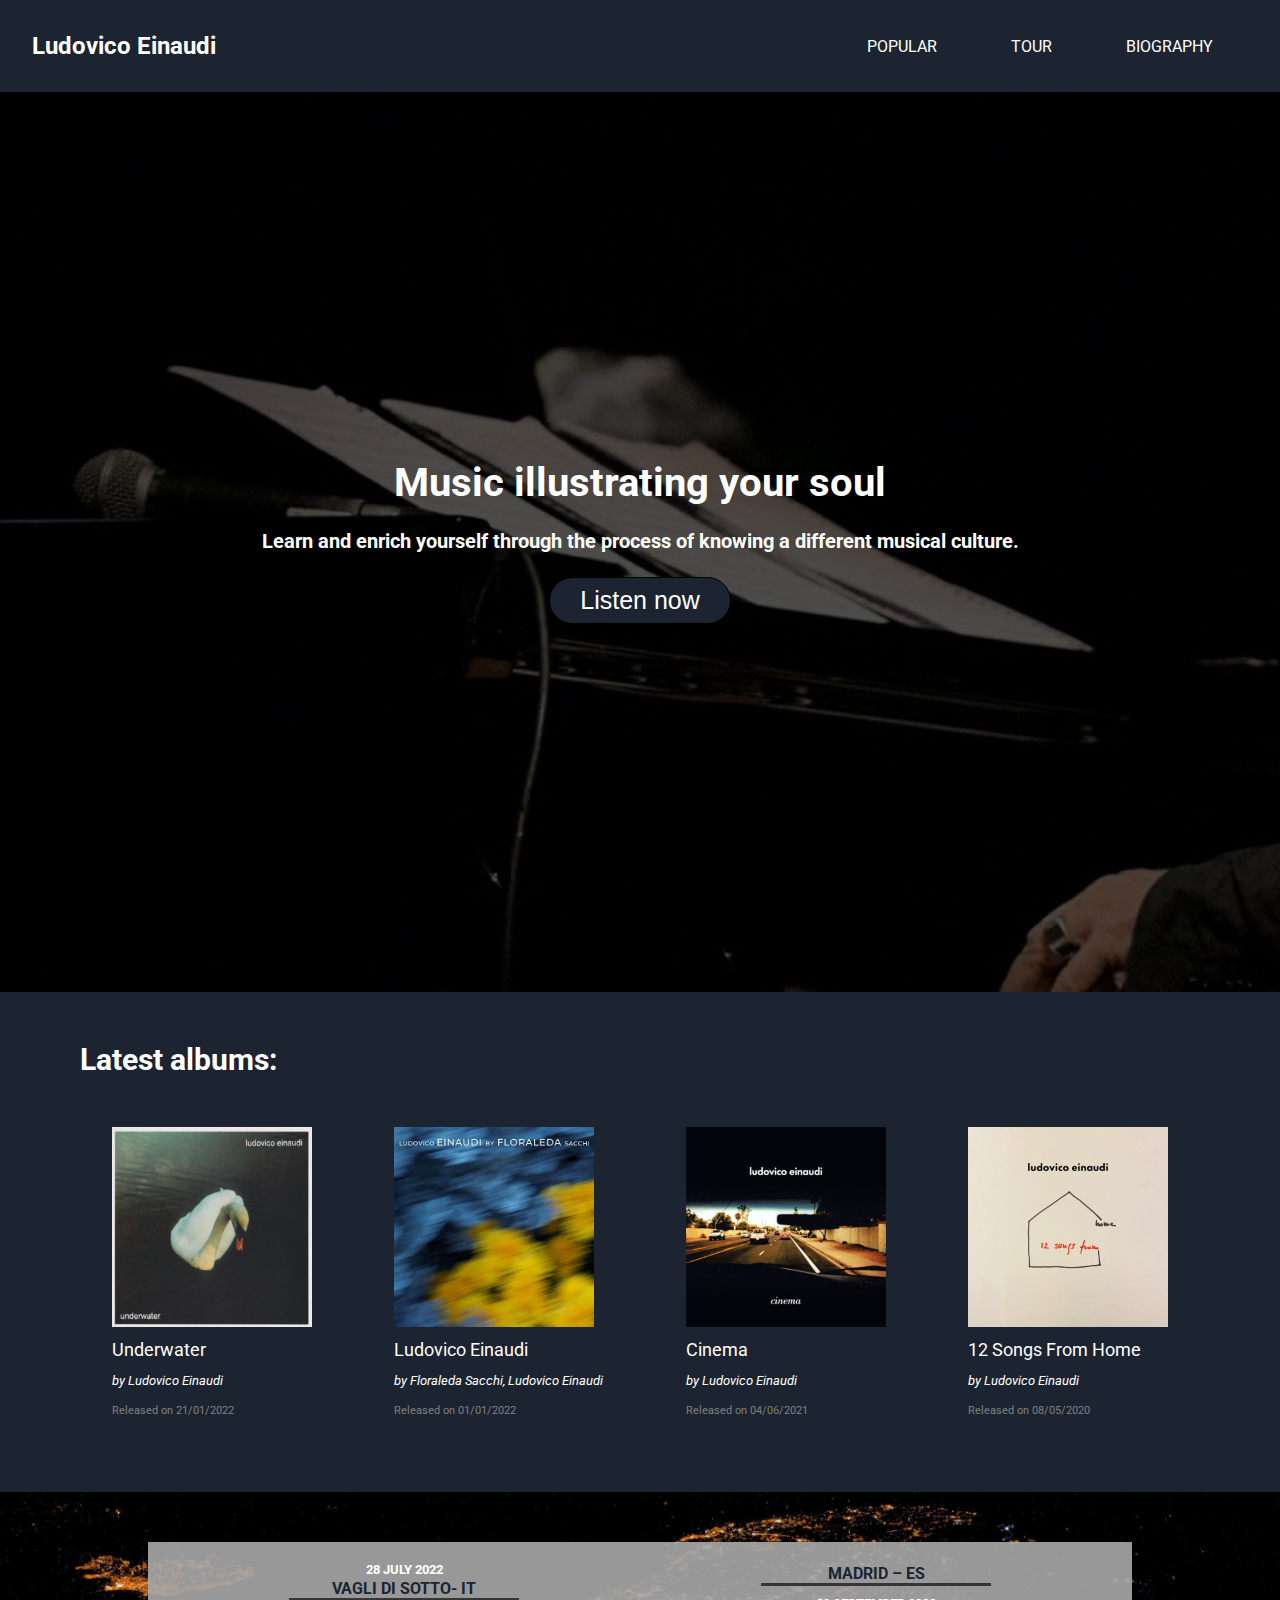
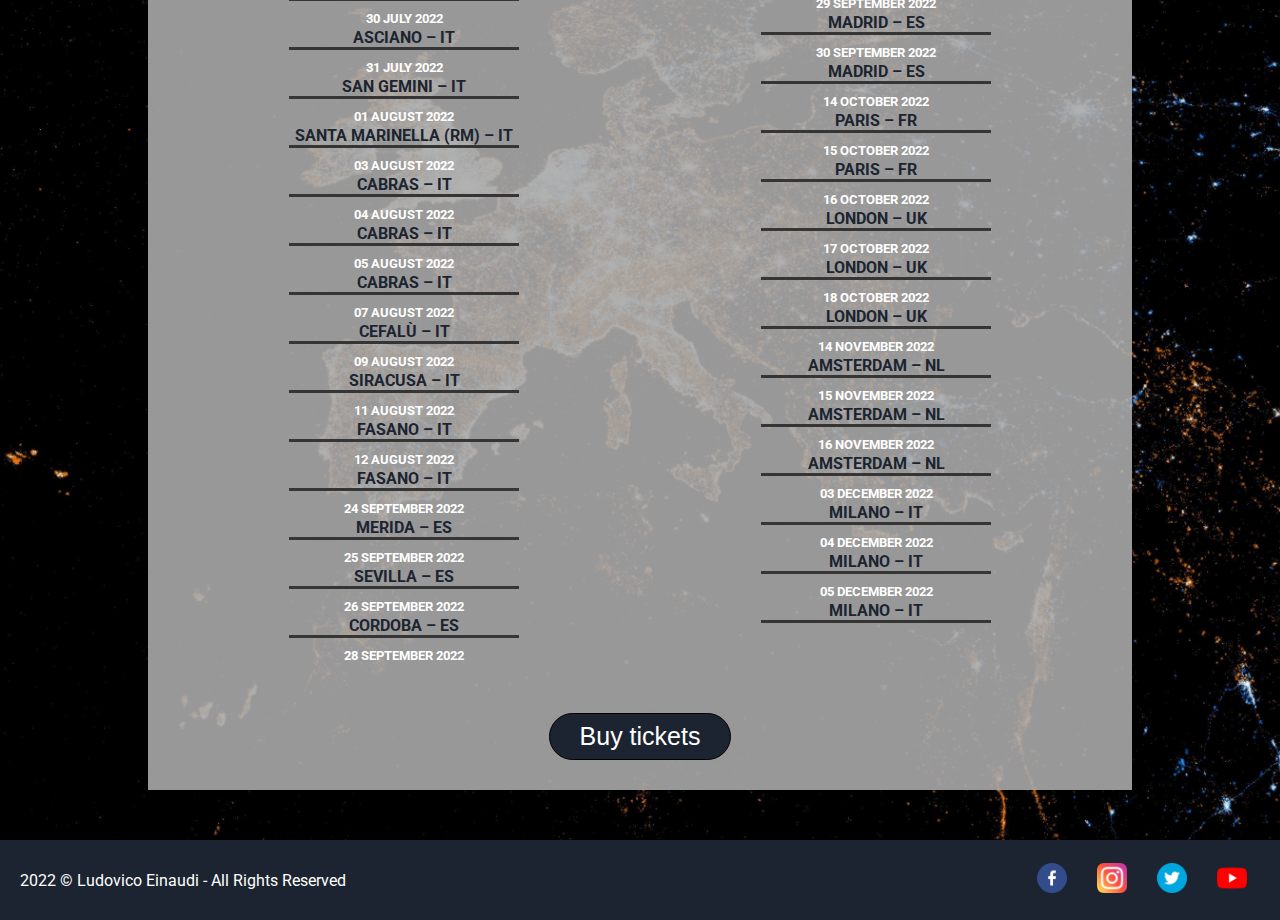
<file: index.html>
<!DOCTYPE html>
<html lang="en">
<head>
    <meta charset="UTF-8">
    <meta http-equiv="X-UA-Compatible" content="IE=edge">
    <meta name="viewport" content="width=device-width, initial-scale=1.0">
    <title>Ludovico Einaudi</title>
    <link rel="stylesheet" href="style.css">
    <link rel="preconnect" href="https://fonts.googleapis.com">
    <link rel="preconnect" href="https://fonts.gstatic.com" crossorigin>
    <link href="https://fonts.googleapis.com/css2?family=Roboto:wght@300&display=swap" rel="stylesheet">
</head>
<body>

        <header class="navbar">
            <div class="container">
                    <a href="index.html" class="logo">Ludovico Einaudi</a>
                <nav>
                    <ul>
                        <li><a href="playlist.html" target="_blank">Popular</a></li>
                        <li><a href="#tour">Tour</a></li>
                        <li><a href="biography.html" target="_blank">Biography</a></li>
                    </ul>
                </nav>
            </div>
        </header>
    
    <main class="main">
        <section class="hero">
            <div class="title-section">
                <h1 id="title">Music illustrating your soul</h1>
                <p id="subtitle">Learn and enrich yourself through the process of knowing a different musical culture.</p>
                <button><a href="playlist.html" target="_blank">Listen now</a></button>
            </div>
        </section>

        <section class="latest-section">
            <h2>Latest albums:</h2>
            <div class="album-list">
                <figure>
                    <img class="album-img" src="images/underwater.jpg" alt="photo of a new album">
                    <figcaption><span class="album-title">Underwater</span><br><span class="m-font"><i>by Ludovico Einaudi</i></span><br><span class="s-font">Released on 21/01/2022</span></figcaption>
                </figure>
                <figure>
                    <img class="album-img" src="images/floraleda.jpg" alt="photo of a new album">
                    <figcaption><span class="album-title">Ludovico Einaudi</span><br><span class="m-font"><i>by Floraleda Sacchi, Ludovico Einaudi</i></span><br><span class="s-font">Released on 01/01/2022</span></figcaption>
                </figure>
                <figure>
                    <img class="album-img" src="images/cinema.jpg" alt="photo of a new album">
                    <figcaption><span class="album-title">Cinema</span><br><span class="m-font"><i>by Ludovico Einaudi</i></span><br><span class="s-font">Released on 04/06/2021</span></figcaption>
                </figure>
                <figure>
                    <img class="album-img" src="images/12-songs.jpg" alt="photo of a new album">
                    <figcaption><span class="album-title">12 Songs From Home</span><br><span class="m-font"><i>by Ludovico Einaudi</i></span><br><span class="s-font">Released on 08/05/2020</span></figcaption>
                </figure>
            </div>
        </section>

        <section id="tour">
            <div class="tour-list">

                <p>28 JULY 2022</p>
                <p class="city">VAGLI DI SOTTO- IT</p>
                
                <p>30 JULY 2022</p>
                <p class="city">ASCIANO – IT</p>
                
                <p>31 JULY 2022</p>
                <p class="city">SAN GEMINI – IT</p>
                
                <p>01 AUGUST 2022</p>
                <p class="city">SANTA MARINELLA (RM) – IT</p>
                
                <p>03 AUGUST 2022</p>
                <p class="city">CABRAS – IT</p>
                
                <p>04 AUGUST 2022</p>
                <p class="city">CABRAS – IT</p>
                
                <p>05 AUGUST 2022</p>
                <p class="city">CABRAS – IT</p>
                
                <p>07 AUGUST 2022</p>
                <p class="city">CEFALÙ – IT</p>
                
                <p>09 AUGUST 2022</p>
                <p class="city">SIRACUSA – IT</p>
                
                <p>11 AUGUST 2022</p>
                <p class="city">FASANO – IT</p>
                
                <p>12 AUGUST 2022</p>
                <p class="city">FASANO – IT</p>
                
                <p>24 SEPTEMBER 2022</p>
                <p class="city">MERIDA – ES</p>
                
                <p>25 SEPTEMBER 2022</p>
                <p class="city">SEVILLA – ES</p>
                
                <p>26 SEPTEMBER 2022</p>
                <p class="city">CORDOBA – ES</p>
                
                <p>28 SEPTEMBER 2022</p>
                <p class="city">MADRID – ES</p>
                
                <p>29 SEPTEMBER 2022</p>
                <p class="city">MADRID – ES</p>
                
                <p>30 SEPTEMBER 2022</p>
                <p class="city">MADRID – ES</p>
                
                <p>14 OCTOBER 2022</p>
                <p class="city">PARIS – FR</p>
                
                <p>15 OCTOBER 2022</p>
                <p class="city">PARIS – FR</p>
                
                <p>16 OCTOBER 2022</p>
                <p class="city">LONDON – UK</p>
                
                <p>17 OCTOBER 2022</p>
                <p class="city">LONDON – UK</p>
                
                <p>18 OCTOBER 2022</p>
                <p class="city">LONDON – UK</p>
                
                <p>14 NOVEMBER 2022</p>
                <p class="city">AMSTERDAM – NL</p>
                
                <p>15 NOVEMBER 2022</p>
                <p class="city">AMSTERDAM – NL</p>
                
                <p>16 NOVEMBER 2022</p>
                <p class="city">AMSTERDAM – NL</p>
                
                <p>03 DECEMBER 2022</p>
                <p class="city">MILANO – IT</p>
                
                <p>04 DECEMBER 2022</p>
                <p class="city">MILANO – IT</p>
                
                <p>05 DECEMBER 2022</p>
                <p class="city">MILANO – IT</p>
            </div>
            <div class="buy-div">
                <button id="buy-tickets"><a href="https://ludovicoeinaudi.com/events/" target="_blank">Buy tickets</a></button>
            </div>
        </section>
    </main>

    <footer>
        <p>2022 © Ludovico Einaudi - All Rights Reserved</p>
        <div class="icons">
            <a href="https://www.facebook.com/ludovicoeinaudi" target="_blank"><img src="images/facebook-icon.png" alt="facebook-icon"></a>
            <a href="https://www.instagram.com/ludovico_einaudi/" target="_blank"><img src="images/instagram-icon.png" alt="instagram-icon"></a>
            <a href="https://twitter.com/LudovicoEinaud" target="_blank"><img src="images/twitter-icon.png" alt="twitter-icon"></a>
            <a href="https://www.youtube.com/user/ludovicoeinaudi" target="_blank"><img src="images/youtube-icon.png" alt="youtube-icon"></a>
        </div>
    </footer>

</body>
</html>
</file>
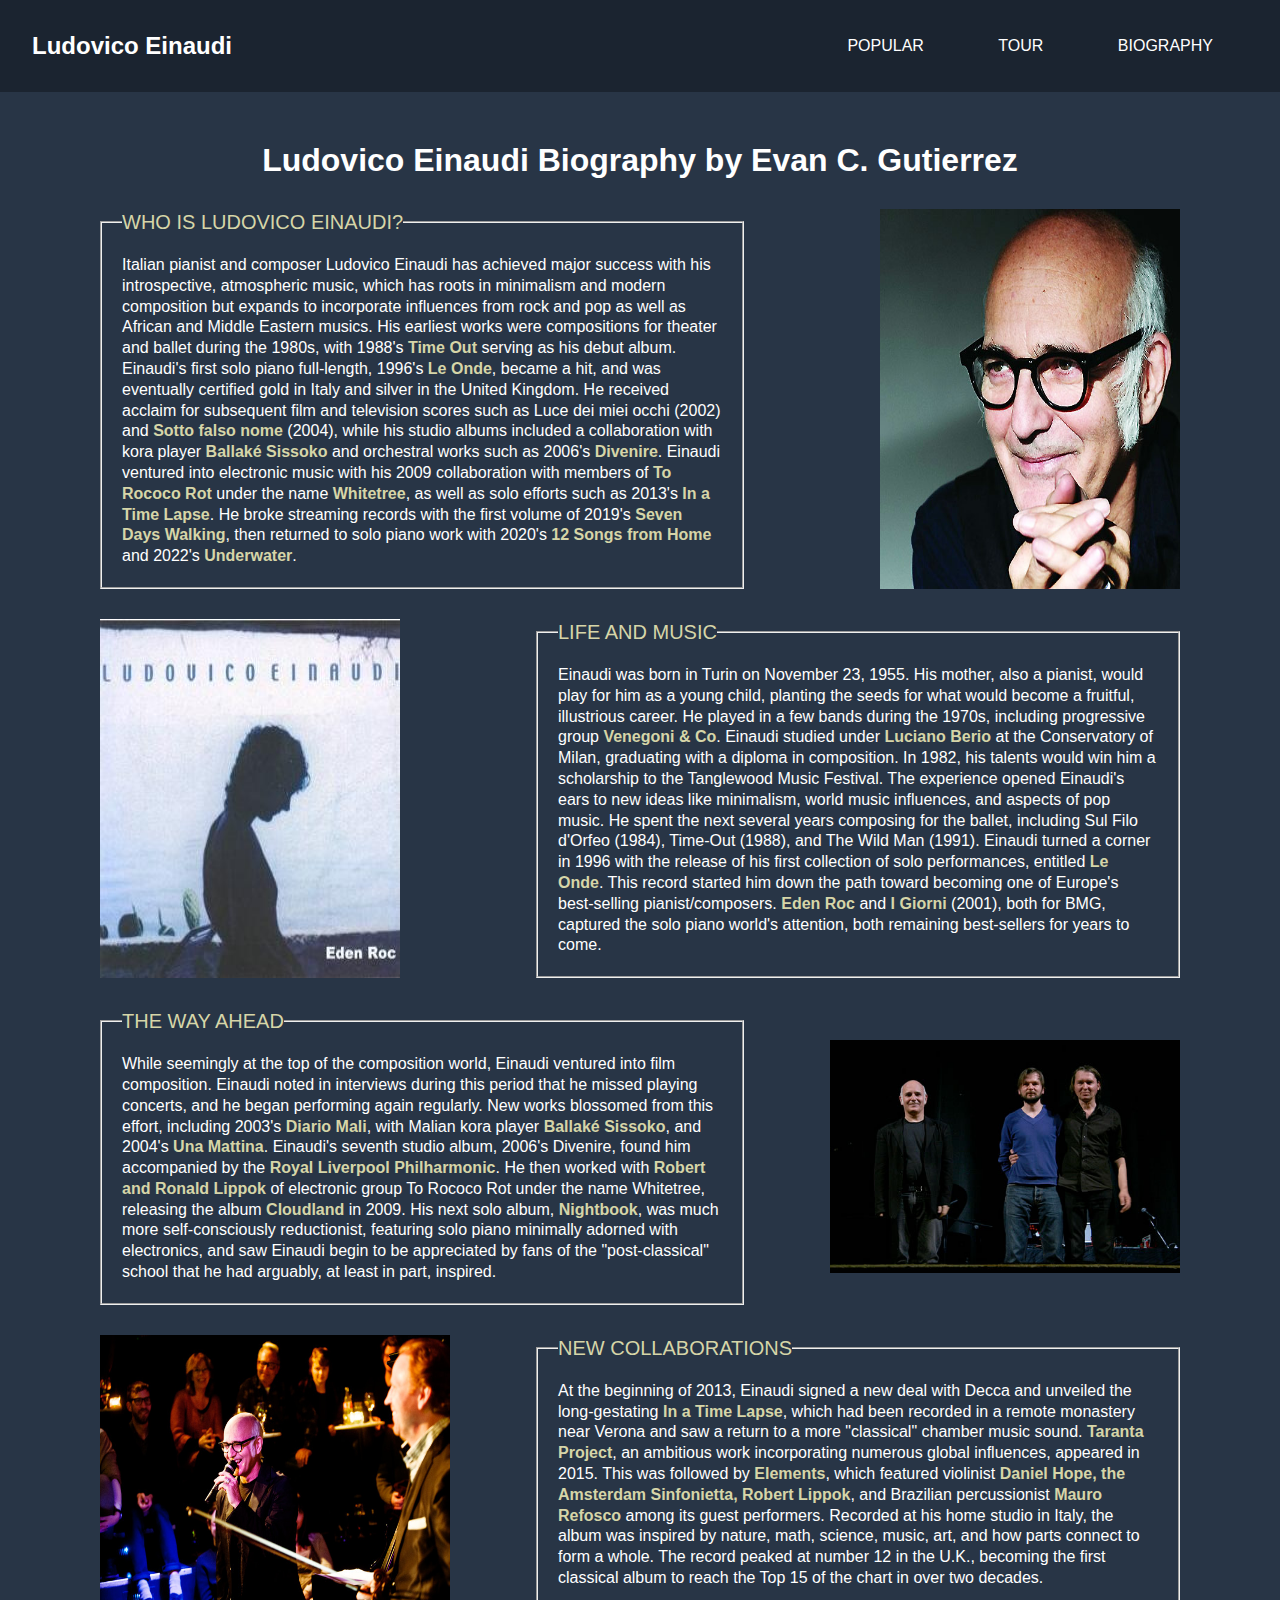
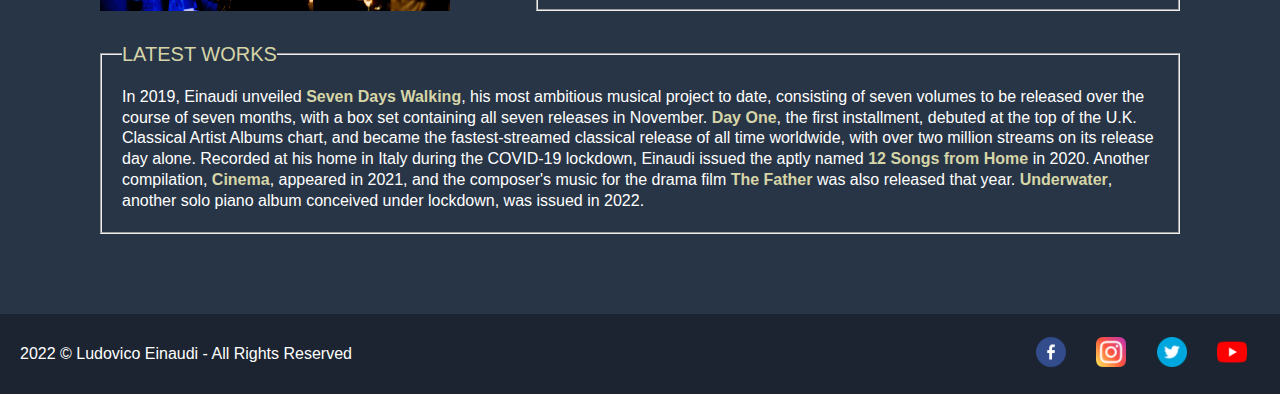
<file: biography.html>
<!DOCTYPE html>
<html lang="en">
<head>
    <meta charset="UTF-8">
    <meta http-equiv="X-UA-Compatible" content="IE=edge">
    <meta name="viewport" content="width=device-width, initial-scale=1.0">
    <title>Biography</title>
    <link rel="stylesheet" href="style.css">
</head>
<body>

    <header class="navbar">
        <div class="container">
                <a href="index.html" class="logo">Ludovico Einaudi</a>
            <nav>
                <ul>
                    <li><a href="playlist.html" target="_blank">Popular</a></li>
                    <li><a href="index.html">Tour</a></li>
                    <li><a href="biography.html" target="_blank">Biography</a></li>
                </ul>
            </nav>
        </div>
    </header>

    <section class="bio-section">
        <h1 class="bio-title">Ludovico Einaudi Biography by Evan C. Gutierrez</h1>
        <main id="bio-main">
            <div class="paragraph">
                <fieldset>
                    <legend>Who is Ludovico Einaudi?</legend>
                    <p>Italian pianist and composer Ludovico Einaudi has achieved major success 
                    with his introspective, atmospheric music, which has roots in minimalism and 
                    modern composition but expands to incorporate influences from rock and pop as 
                    well as African and Middle Eastern musics. His earliest works were compositions 
                    for theater and ballet during the 1980s, with 1988's <b>Time Out</b> serving as his debut 
                    album. Einaudi's first solo piano full-length, 1996's <b>Le Onde</b>, became a hit, and 
                    was eventually certified gold in Italy and silver in the United Kingdom. He 
                    received acclaim for subsequent film and television scores such as Luce dei 
                    miei occhi (2002) and <b>Sotto falso nome</b> (2004), while his studio albums included 
                    a collaboration with kora player <b>Ballaké Sissoko</b> and 
                    orchestral works such as 2006's<b> Divenire</b>. Einaudi ventured into electronic 
                    music with his 2009 collaboration with members of <b>To Rococo Rot</b> under the name 
                    <b>Whitetree</b>, as well as solo efforts such as 2013's <b>In a Time Lapse</b>. He broke 
                    streaming records with the first volume of 2019's <b>Seven Days Walking</b>, then returned 
                    to solo piano work with 2020's <b>12 Songs from Home</b> and 2022's <b>Underwater</b>.</p>
                </fieldset>
                <img src="images/portret.jpg" alt="Ludovico Einaudi's photo" class="portret-img">
            </div>
            <div class="paragraph">
                <img src="images/eden-roc.jpg" alt="album's cover">
                <fieldset>
                    <legend>Life and Music</legend>
                    <p>Einaudi was born in Turin on November 23, 1955. His mother, also a pianist, would 
                        play for him as a young child, planting the seeds for what would become a fruitful, 
                        illustrious career. He played in a few bands during the 1970s, including 
                        progressive group <b>Venegoni & Co</b>. Einaudi studied under <b>Luciano Berio</b> at the 
                        Conservatory of Milan, graduating with a diploma in composition. In 1982, his 
                        talents would win him a scholarship to the Tanglewood Music Festival. The experience 
                        opened Einaudi's ears to new ideas like minimalism, world music influences, and 
                        aspects of pop music. He spent the next several years composing for the ballet, 
                        including Sul Filo d'Orfeo (1984), Time-Out (1988), and The Wild Man (1991). 
                        Einaudi turned a corner in 1996 with the release of his first collection of solo 
                        performances, entitled <b>Le Onde</b>. This record started him down the path toward becoming 
                        one of Europe's best-selling pianist/composers. <b>Eden Roc</b> and <b>I Giorni</b> (2001), both for BMG, captured the solo 
                        piano world's attention, both remaining best-sellers for years to come.</p>
                </fieldset>
            </div>
            <div class="paragraph">
                <fieldset>
                    <legend> The way ahead </legend>
                    <p>While seemingly at the top of the composition world, Einaudi ventured into film 
                        composition. Einaudi noted in interviews during this period that he missed 
                        playing concerts, and he began performing again regularly. New works blossomed 
                        from this effort, including 2003's <b>Diario Mali</b>, with Malian kora player <b>Ballaké Sissoko</b>, 
                        and 2004's <b>Una Mattina</b>. Einaudi's seventh studio album, 2006's Divenire, 
                        found him accompanied by the <b>Royal Liverpool Philharmonic</b>. He then worked with 
                        <b>Robert and Ronald Lippok</b> of electronic group To Rococo Rot under the name Whitetree, 
                        releasing the album <b>Cloudland</b> in 2009. His next solo album, <b>Nightbook</b>, was much more 
                        self-consciously reductionist, featuring solo piano minimally adorned with 
                        electronics, and saw Einaudi begin to be appreciated by fans of the "post-classical" 
                        school that he had arguably, at least in part, inspired.</p>
                </fieldset>
                <img src="images/lippok.jpg" alt="Einaudi with Lippok brothers" class="lippok-img">
            </div>
            <div class="paragraph">
                <img src="images/daniel-hope.jpg" alt="Einaudi with Daniel Hope" width="350">
                <fieldset>
                    <legend>New Collaborations</legend>
                    <p>At the beginning of 2013, Einaudi signed a new deal with Decca and unveiled the 
                        long-gestating <b>In a Time Lapse</b>, which had been recorded in a remote monastery 
                        near Verona and saw a return to a more "classical" chamber music sound. <b>Taranta Project</b>,
                        an ambitious work incorporating numerous global influences, appeared in 
                        2015. This was followed by <b>Elements</b>, which featured violinist <b>Daniel Hope, the</b> 
                        <b>Amsterdam Sinfonietta, Robert Lippok</b>, and Brazilian percussionist <b>Mauro Refosco</b> 
                        among its guest performers. Recorded at his home studio in Italy, the album was 
                        inspired by nature, math, science, music, art, and how parts connect to form a 
                        whole. The record peaked at number 12 in the U.K., becoming the first 
                        classical album to reach the Top 15 of the chart in over two decades.</p>
                </fieldset>
            </div>
            <div class="paragraph">
                <fieldset class="full-width">
                    <legend>Latest works</legend>
                    <p>In 2019, Einaudi unveiled <b>Seven Days Walking</b>, his most ambitious musical project 
                        to date, consisting of seven volumes to be released over the course of seven months, 
                        with a box set containing all seven releases in November. <b>Day One</b>, the first installment, 
                        debuted at the top of the U.K. Classical Artist Albums chart, and became the 
                        fastest-streamed classical release of all time worldwide, with over two million streams 
                        on its release day alone. Recorded at his home in Italy during the COVID-19 lockdown, 
                        Einaudi issued the aptly named <b>12 Songs from Home</b> in 2020. Another compilation,<b> Cinema</b>, 
                        appeared in 2021, and the composer's music for the drama film <b>The Father</b> was also released 
                        that year. <b>Underwater</b>, another solo piano album conceived under lockdown, was issued in 2022.</p>
                </fieldset>
            </div>
        </main>
    </section>

    <footer>
        <p>2022 © Ludovico Einaudi - All Rights Reserved</p>
        <div class="icons">
            <a href="https://www.facebook.com/ludovicoeinaudi" target="_blank"><img src="images/facebook-icon.png" alt="facebook-icon"></a>
            <a href="https://www.instagram.com/ludovico_einaudi/" target="_blank"><img src="images/instagram-icon.png" alt="instagram-icon"></a>
            <a href="https://twitter.com/LudovicoEinaud" target="_blank"><img src="images/twitter-icon.png" alt="twitter-icon"></a>
            <a href="https://www.youtube.com/user/ludovicoeinaudi" target="_blank"><img src="images/youtube-icon.png" alt="youtube-icon"></a>
        </div>
    </footer>
</body>
</html>
</file>
<file: style.css>
* {
  margin: 0;
  padding: 0;
  scroll-behavior: smooth;
}

/*
* {
  outline: 1px solid red;
}
*/

body {
  background-color: #1B2430;
  margin: 0;
  font-family: "Roboto", sans-serif;
}

.navbar {
  padding: 2em;
  margin: 0 auto;
  background-color: #1B2430;
}

.navbar .logo {
  font-weight: bold;
  font-size: 1.5em;
  text-decoration: none;
  color: white;
}

.navbar .container {
  display: flex;
  place-content: space-between;
}

.navbar ul {
  margin: 5px 0 0 0;
}

.navbar ul li {
  flex-direction: row;
  padding: 0 5px;
  font-size: 1em;
  list-style: none;
  display: inline-block;
  margin: 0 30px;
  position: relative;
}

.navbar ul li a {
  text-decoration: none;
  color: white;
  text-transform: uppercase;
}

.navbar ul li a:hover {
  font-weight: bold;
}

.navbar ul li:after {
  content: "";
  height: 3px;
  width: 0%;
  background: white;
  position: absolute;
  left: 0;
  bottom: -4px;
  transition: 0.5s;
}

.navbar ul li:hover::after {
  width: 100%;
}

.hero {
  width: 100%;
  height: 100vh;
  margin: 0;
  background-image: url("images/ludovico-hero.jpg");
  background-size: cover;
  position: relative;
}

.hero::before {
  content: "";
  position: absolute;
  top: 0px;
  right: 0px;
  bottom: 0px;
  left: 0px;
  background-color: rgba(0, 0, 0, 0.7);
}

#title {
  position: relative;
  color: white;
  font-size: 40px;
  font-weight: bolder;
}

#subtitle {
  position: relative;
  color: white;
  font-size: 20px;
  margin: 10px 0;
  font-weight: bolder;
}

button {
  position: relative;
  border: 1px solid black;
  border-radius: 30px;
  padding: 8px 30px;
  margin: 10px 0;
  background-color: #1B2430;
}

button a {
  text-decoration: none;
  color: white;
  font-size: 25px;
}

button:hover {
  cursor: pointer;
  background: linear-gradient(90deg, rgba(174,171,27,1) 0%, rgba(27,36,48,1) 100%);
}

.title-section {
  display: flex;
  flex-direction: column;
  justify-content: center;
  align-items: center;
  height: 100vh;
  line-height: 1.6;
}

.latest-section {
  padding: 50px;
  background-color: #1B2430;
  height: 400px;
}

.latest-section figure {
  padding: 20px;
}

.latest-section figure:hover {
  background-color: #283546;
}

h2 {
  color: white;
  margin: 0 0 30px 30px;
  font-size: 30px;
}

.album-list {
  display: flex;
  justify-content: space-evenly;
}

.album-img {
  width: 200px;
  height: 200px;
}

.latest-section figcaption {
  color: white;
  padding: 5px 0;
  line-height: 1.6;
  font-size: 18px;
}

.m-font {
  font-size: 13px;
}

.s-font {
  font-size: 11px;
  color: grey;
}

.album-title:hover {
  font-weight: bold;
  cursor: pointer;
}

#tour {
  background-image: url('images/map.jpg');
  background-size: cover;
  padding: 50px;
}

.tour-list, .buy-div {
  max-height: 720px;
  display: flex;
  flex-direction: column;
  flex-wrap: wrap;
  align-items: center;
  width: 80%;
  background-color: hsla(0, 0%, 66%, 0.9);
  margin: 0 auto;
  padding: 20px;
  text-align: center;
}

.tour-list p {
  display: block;
  width: 230px;
  font-weight: bold;
}

.city {
  margin: 2px auto 10px auto;
  border-bottom: 3px solid rgb(53, 53, 53);
  font-weight: bold;
  color: #1B2430;
}

.city:hover {
  color: white;
  background-color: #1B2430;
  cursor: pointer;
  border-bottom: 3px solid #1B2430;
}

.tour-list p:not(.city) {
  font-size: 13px;
  color: white;
}

footer {
  background-color: #1B2430;
  display: flex;
  justify-content: space-between;
  padding: 20px;
  align-items: center;
}

footer img {
  width: 30px;
  margin: 0 10px;
  padding: 3px;
}

footer p {
  color: white;
}

footer img:hover {
  background-color: white;
  border-radius: 5px;
}


/* PLAYLIST HTML*/

.player {
  display: flex; 
  align-items: center;
  flex-flow: column;
  background-color: #283546;
}

.player .song {
  height: 5rem;
  width: 70%;
  display: flex;
  align-items: center;
  background-color: white;
  border-radius: 1rem;
  overflow: hidden;
  margin: 10px;
  padding: 5px;
  justify-content: space-between;
}

.player .song .image-box {
  width: 80px;
  margin: 10px;
}

.player .song .image-box .cover{
  width: 100%;
  height: 100%;
}

.player .song .song-name {
  font-size: 16px;
  margin: 10px;
  font-weight: bold;
}

.player .song .audio-box {
  width: 80%;
}

.player .song .audio-box audio{
  width: 100%;
  outline: none;
}

.player:last-child {
  padding-bottom: 30px;
}

audio::-webkit-media-controls-play-button,
    audio::-webkit-media-controls-panel {
  background-color: white;
    color: black;
    }

.playlist-title {
      font-size: 30px;
      font-weight: bold;
      margin: 0 auto 50px auto;
      color: white;
      border-bottom: 5px dotted black;
      width: 350px;
      text-align: center;
      padding-bottom: 10px;
      padding-top: 20px;
    }

.main-playlist {
  background-color: #283546;
}


.bio-title {
  text-align: center;
  color: white;
}

.paragraph {
  margin: 30px auto;
  display: flex;
  justify-content: space-between;
}

#bio-main {
  margin: 20px 100px;
}

fieldset {
  padding: 20px;
  color: white;
  width: 600px;
  line-height: 1.3;
}

.portret-img {
  width: 300px;
}

.lippok-img {
  width: 350px;
  align-self: center;
}

.full-width {
  width: 100%;
}

legend {
  font-size: 20px;
  text-transform: uppercase;
  color: #D6D5A8;
}

fieldset b {
  color: #D6D5A8;
}

.bio-section {
  background-color: #283546;
  padding-top: 50px;
  padding-bottom: 50px;
}


/*MOBILE SCREEN*/

@media all and (max-width: 500px) {
  body, .navbar, .latest-section, footer, button, .player {
    background-color: #1B2430;
  }

  .container {
    font-size: 13px;
  }
  .album-img {
    width: 100px;
    height: 100px;
  }
  .latest-section {
    padding: 20px;
    height: 600px;
  }
  .album-list {
    flex-wrap: wrap;
  }
  .latest-section figcaption {
    color: #ffffff;
    padding: 2px 0;
    line-height: 1.3;
    font-size: 13px;
    max-width: 100px;
  } 
  .m-font {
    font-size: 10px;
  }
  .s-font {
    font-size: 7px;
    color: grey;
  }
  #tour {
    padding: 20px;
    background-position: center;
  }
  
  .tour-list, .buy-div {
    max-height: 720px;
    width: 90%;
    padding: 15px;
    font-size: 13px;
  } 
  .tour-list p {
    display: block;
    width: 150px;
    font-weight: bold;
    font-size: 13px;
  }
  .logo {
    font-size: 1rem;
    margin: auto 0;
  }
  ul {
    display: flex;
    flex-direction: column;
    line-height: 1.5;
  }
  .navbar {
    padding: 20px;
  }
  .title-section {
    text-align: center;
  }
  .icons {
    padding-left: 50px;
  }
  .player .song .song-name {
    font-size: 13px;
    margin: 5px;
    font-weight: bold;
  }
  .player .song .image-box {
    width: 50px;
    margin: 5px;
  }
  .player .song {
    width: 90%;
  }  
  #bio-main img {
    display: none;
  }
  #bio-main {
    margin: 10px;
  }
  .paragraph {
    width: 100%;
    display: block;
  }
  .paragraph fieldset {
    width: 80%;
  }
}

@media all and (max-width: 1000px) and (min-width: 500px) {
  .navbar, .latest-section, footer, button, .player{
    background-color: #1B2430;
  }
  .container {
    font-size: 15px;
  }
  .album-img {
    width: 140px;
    height: 140px;
  }
  .latest-section {
    padding: 20px;
    height: 600px;
  }
  .album-list {
    flex-wrap: wrap;
  }
  .latest-section figcaption {
    color: #ffffff;
    padding: 2px 0;
    line-height: 1.3;
    font-size: 16px;
    max-width: 150px;
  } 
  .m-font {
    font-size: 13px;
  }
  .s-font {
    font-size: 10px;
    color: grey;
  }

  #tour {
    padding: 20px;
    background-position: center;
  }
  
  .tour-list, .buy-div {
    max-height: 720px;
    width: 90%;
    padding: 15px;
    font-size: 13px;
  } 
  .tour-list p {
    display: block;
    width: 150px;
    font-weight: bold;
    font-size: 13px;
  }
  .navbar {
    padding: 20px;
  }
  .title-section {
    text-align: center;
  }
  .icons {
    padding-left: 50px;
  }
  #bio-main img {
    display: none;
  }
  #bio-main {
    margin: 10px;
  }
  .paragraph {
    width: 100%;
    display: block;
  }
  .paragraph fieldset {
    width: 80%;
  }
}


@media all and (max-width: 300px) {
  .navbar, .latest-section, footer, button, .player{
    background-color: #1B2430;
  }
  .container {
    font-size: 13px;
  }
  .album-img {
    width: 80px;
    height: 80px;
  }
  .latest-section {
    padding: 10px;
    height: 800px;
  }
  .album-list {
    flex-wrap: wrap;
  }
  .title-section {
    padding: 10px;
  }
  .latest-section figcaption {
    color: #ffffff;
    padding: 2px 0;
    line-height: 1.3;
    font-size: 12px;
    max-width: 100px;
  } 
  .m-font {
    font-size: 10px;
  }
  .s-font {
    font-size: 7px;
    color: grey;
  }
  #tour {
    padding: 10px;
    background-position: center;
  }
  
  .tour-list, .buy-div {
    max-height: 1500px;
    width: 90%;
    padding: 10px;
    font-size: 13px;
  } 
  .tour-list p {
    display: block;
    width: 150px;
    font-weight: bold;
    font-size: 13px;
  }
  .logo {
    font-size: 1rem;
    margin: auto 0;
  }
  ul {
    display: flex;
    flex-direction: column;
    line-height: 1.5;
  }
  .navbar {
    padding: 20px;
  }
  .title-section {
    text-align: center;
  }
  .icons {
    padding-left: 50px;
  }
  .navbar {
    padding: 20px;
  }
  .title-section {
    text-align: center;
  }
  .icons {
    padding-left: 50px;
  }
  .player .song .song-name {
    font-size: 13px;
    margin: 5px;
    font-weight: bold;
  }
  .playlist-title {
    font-size: 20px;
    width: 100%;
  }
  .player .song .image-box {
    width: 50px;
    margin: 10px;
  }
  .player .song {
    width: 90%;
  }
  #bio-main img {
    display: none;
  }
  #bio-main {
    margin: 10px;
  }
  .paragraph {
    width: 100%;
    display: block;
  }
  .paragraph fieldset {
    width: 80%;
  }
}

#piano-video {
  width: 100%;
}
</file>
